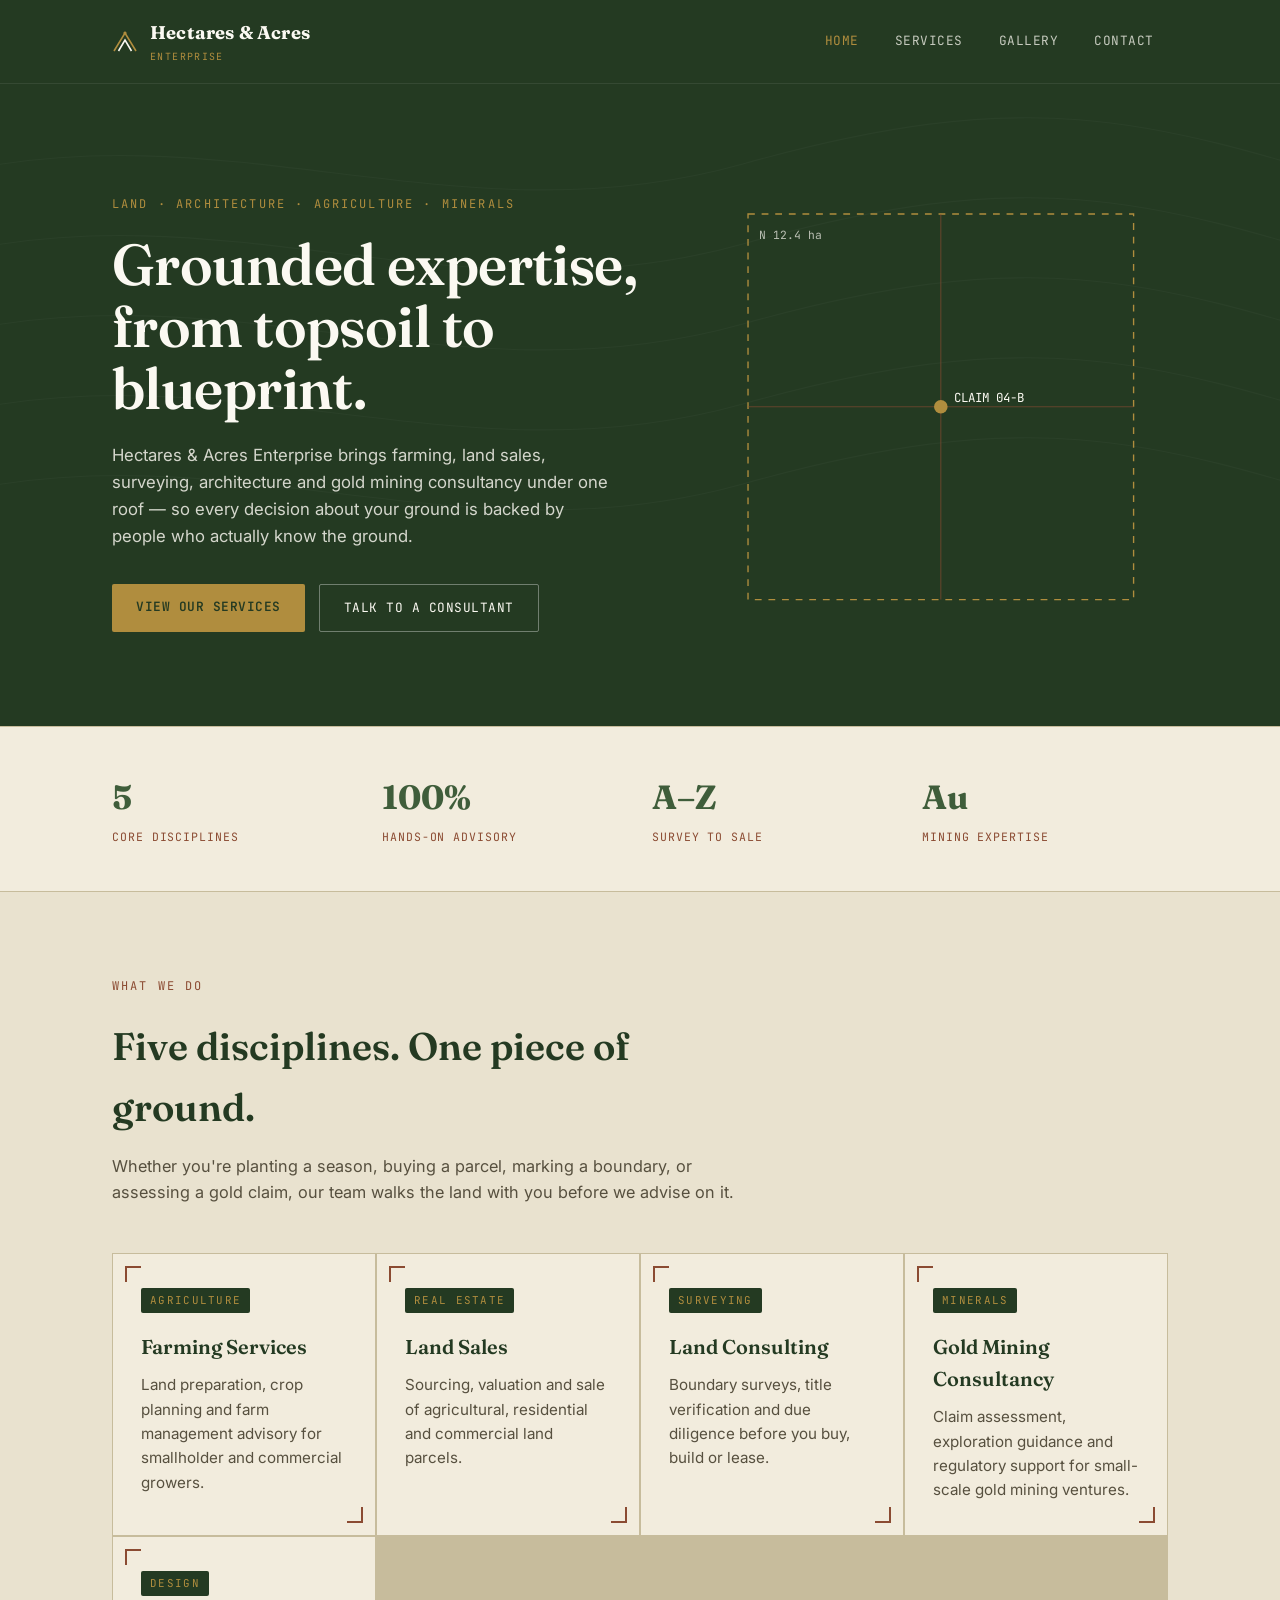
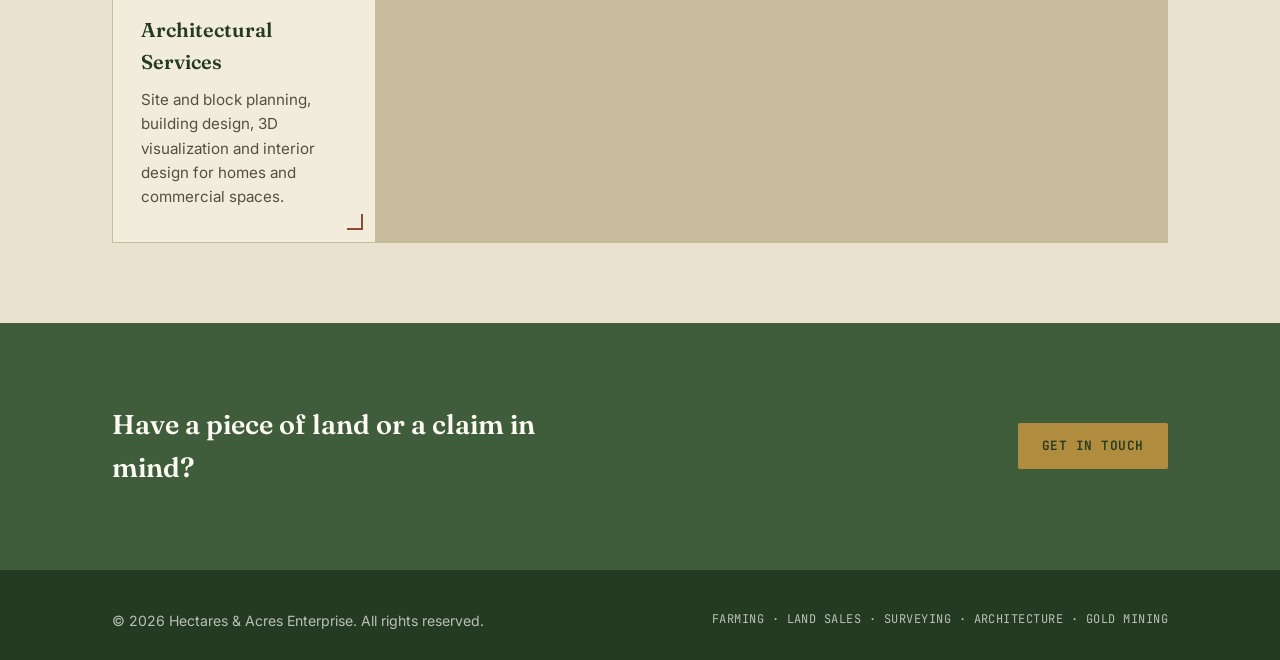
<file: index.html>
<!DOCTYPE html>
<html lang="en">
<head>
  <meta name="google-site-verification" content="jd5MtqoJeHRs-HR2gXWQ4XDW7mlXQ_7o6P2nmFL6o1I" />
<meta charset="UTF-8">
<meta name="viewport" content="width=device-width, initial-scale=1.0">
<title>Hectares & Acres Enterprise — Land, Farming & Mining Consultancy</title>
<link rel="stylesheet" href="style.css">
</head>
<body>

<header>
  <div class="nav">
    <a href="index.html" class="brand">
      <svg width="26" height="26" viewBox="0 0 26 26" fill="none">
        <path d="M2 22L13 4L24 22" stroke="#B08D3E" stroke-width="1.6"/>
        <path d="M6.5 22L13 11L19.5 22" stroke="#FBF9F2" stroke-width="1.6"/>
        <circle cx="13" cy="4" r="1.6" fill="#B08D3E"/>
      </svg>
      <span>Hectares &amp; Acres<span class="sub">Enterprise</span></span>
    </a>
    <button class="menu-toggle" aria-label="Toggle navigation">Menu</button>
    <nav class="links">
      <a href="index.html" class="active">Home</a>
      <a href="services.html">Services</a>
      <a href="gallery.html">Gallery</a>
      <a href="contact.html">Contact</a>
    </nav>
  </div>
</header>

<section class="hero">
  <svg class="contour-field" viewBox="0 0 1120 560" preserveAspectRatio="none">
    <g fill="none" stroke="#FBF9F2" stroke-opacity="0.06" stroke-width="1">
      <path d="M-50,80 C 200,20 400,140 650,70 S 1000,30 1200,90"/>
      <path d="M-50,150 C 200,90 400,210 650,140 S 1000,100 1200,160"/>
      <path d="M-50,220 C 200,160 400,280 650,210 S 1000,170 1200,230"/>
      <path d="M-50,290 C 200,230 400,350 650,280 S 1000,240 1200,300"/>
      <path d="M-50,360 C 200,300 400,420 650,350 S 1000,310 1200,370"/>
    </g>
  </svg>
  <div class="wrap">
    <div>
      <span class="eyebrow">Land · Architecture · Agriculture · Minerals</span>
      <h1>Grounded expertise, from topsoil to blueprint.</h1>
      <p class="lede">Hectares &amp; Acres Enterprise brings farming, land sales, surveying, architecture and gold mining consultancy under one roof — so every decision about your ground is backed by people who actually know the ground.</p>
      <div class="hero-actions">
        <a href="services.html" class="btn btn-primary">View our services</a>
        <a href="contact.html" class="btn btn-ghost">Talk to a consultant</a>
      </div>
    </div>
    <div class="hero-plot" aria-hidden="true">
      <svg viewBox="0 0 400 400" width="100%" height="100%">
        <rect x="30" y="30" width="340" height="340" fill="none" stroke="#B08D3E" stroke-width="1.2" stroke-dasharray="6 6"/>
        <line x1="30" y1="200" x2="370" y2="200" stroke="#8B4B32" stroke-width="1" stroke-opacity="0.6"/>
        <line x1="200" y1="30" x2="200" y2="370" stroke="#8B4B32" stroke-width="1" stroke-opacity="0.6"/>
        <circle cx="200" cy="200" r="6" fill="#B08D3E"/>
        <text x="212" y="196" fill="#FBF9F2" font-family="JetBrains Mono, monospace" font-size="11">CLAIM 04-B</text>
        <text x="40" y="52" fill="#FBF9F2" font-family="JetBrains Mono, monospace" font-size="10" opacity="0.7">N 12.4 ha</text>
      </svg>
    </div>
  </div>
</section>

<div class="stat-strip">
  <div class="wrap">
    <div class="stat"><div class="num">5</div><div class="label">Core Disciplines</div></div>
    <div class="stat"><div class="num">100%</div><div class="label">Hands-On Advisory</div></div>
    <div class="stat"><div class="num">A–Z</div><div class="label">Survey To Sale</div></div>
    <div class="stat"><div class="num">Au</div><div class="label">Mining Expertise</div></div>
  </div>
</div>

<section>
  <div class="wrap">
    <div class="section-head">
      <span class="eyebrow">What we do</span>
      <h2>Five disciplines. One piece of ground.</h2>
      <p>Whether you're planting a season, buying a parcel, marking a boundary, or assessing a gold claim, our team walks the land with you before we advise on it.</p>
    </div>

    <div class="parcels">
      <div class="parcel">
        <span class="tag">Agriculture</span>
        <h3>Farming Services</h3>
        <p>Land preparation, crop planning and farm management advisory for smallholder and commercial growers.</p>
      </div>
      <div class="parcel">
        <span class="tag">Real Estate</span>
        <h3>Land Sales</h3>
        <p>Sourcing, valuation and sale of agricultural, residential and commercial land parcels.</p>
      </div>
      <div class="parcel">
        <span class="tag">Surveying</span>
        <h3>Land Consulting</h3>
        <p>Boundary surveys, title verification and due diligence before you buy, build or lease.</p>
      </div>
      <div class="parcel">
        <span class="tag">Minerals</span>
        <h3>Gold Mining Consultancy</h3>
        <p>Claim assessment, exploration guidance and regulatory support for small-scale gold mining ventures.</p>
      </div>
      <div class="parcel">
        <span class="tag">Design</span>
        <h3>Architectural Services</h3>
        <p>Site and block planning, building design, 3D visualization and interior design for homes and commercial spaces.</p>
      </div>
    </div>
  </div>
</section>

<section class="cta-band">
  <div class="wrap">
    <h2>Have a piece of land or a claim in mind?</h2>
    <a href="contact.html" class="btn btn-primary">Get in touch</a>
  </div>
</section>

<footer>
  <div class="wrap">
    <span>© 2026 Hectares &amp; Acres Enterprise. All rights reserved.</span>
    <span class="mono">FARMING · LAND SALES · SURVEYING · ARCHITECTURE · GOLD MINING</span>
  </div>
</footer>

<script src="script.js"></script>
</body>
</html>
</file>
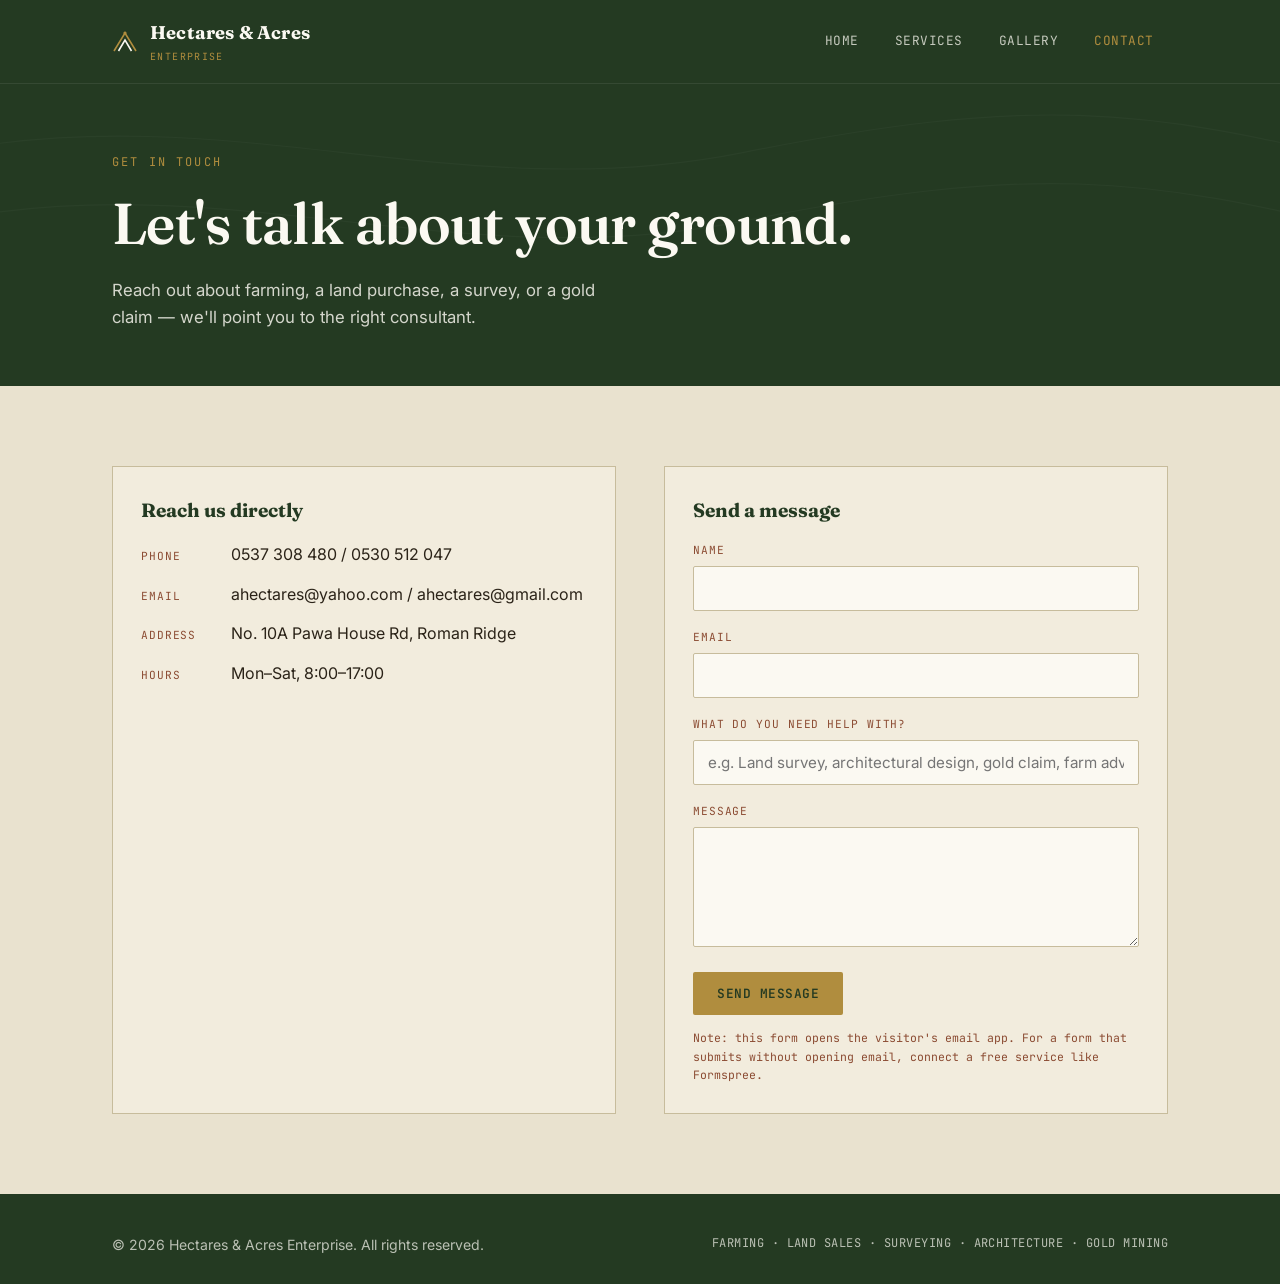
<file: contact.html>
<!DOCTYPE html>
<html lang="en">
<head>
<meta charset="UTF-8">
<meta name="viewport" content="width=device-width, initial-scale=1.0">
<title>Contact — Hectares & Acres Enterprise</title>
<link rel="stylesheet" href="style.css">
</head>
<body>

<header>
  <div class="nav">
    <a href="index.html" class="brand">
      <svg width="26" height="26" viewBox="0 0 26 26" fill="none">
        <path d="M2 22L13 4L24 22" stroke="#B08D3E" stroke-width="1.6"/>
        <path d="M6.5 22L13 11L19.5 22" stroke="#FBF9F2" stroke-width="1.6"/>
        <circle cx="13" cy="4" r="1.6" fill="#B08D3E"/>
      </svg>
      <span>Hectares &amp; Acres<span class="sub">Enterprise</span></span>
    </a>
    <button class="menu-toggle" aria-label="Toggle navigation">Menu</button>
    <nav class="links">
      <a href="index.html">Home</a>
      <a href="services.html">Services</a>
      <a href="gallery.html">Gallery</a>
      <a href="contact.html" class="active">Contact</a>
    </nav>
  </div>
</header>

<section class="hero" style="padding:64px 0 56px;">
  <svg class="contour-field" viewBox="0 0 1120 320" preserveAspectRatio="none">
    <g fill="none" stroke="#FBF9F2" stroke-opacity="0.06" stroke-width="1">
      <path d="M-50,60 C 200,10 400,110 650,60 S 1000,20 1200,70"/>
      <path d="M-50,120 C 200,70 400,170 650,120 S 1000,80 1200,130"/>
    </g>
  </svg>
  <div class="wrap" style="grid-template-columns:1fr;">
    <div>
      <span class="eyebrow">Get in touch</span>
      <h1 style="max-width:20ch;">Let's talk about your ground.</h1>
      <p class="lede">Reach out about farming, a land purchase, a survey, or a gold claim — we'll point you to the right consultant.</p>
    </div>
  </div>
</section>

<section>
  <div class="wrap contact-grid">

    <div class="contact-card">
      <h3>Reach us directly</h3>
      <div class="field-row"><span class="k">Phone</span><span class="v">0537 308 480 / 0530 512 047</span></div>
      <div class="field-row"><span class="k">Email</span><span class="v">ahectares@yahoo.com / ahectares@gmail.com</span></div>
      <div class="field-row"><span class="k">Address</span><span class="v">No. 10A Pawa House Rd, Roman Ridge</span></div>
      <div class="field-row"><span class="k">Hours</span><span class="v">Mon–Sat, 8:00–17:00</span></div>
    </div>

    <div class="contact-card">
      <h3>Send a message</h3>
      <form class="contact-form" action="mailto:ahectares@gmail.com" method="post" enctype="text/plain">
        <label for="name">Name</label>
        <input type="text" id="name" name="name" required>

        <label for="email">Email</label>
        <input type="email" id="email" name="email" required>

        <label for="service">What do you need help with?</label>
        <input type="text" id="service" name="service" placeholder="e.g. Land survey, architectural design, gold claim, farm advisory">

        <label for="message">Message</label>
        <textarea id="message" name="message" required></textarea>

        <button type="submit" class="btn btn-primary" style="border:none; cursor:pointer;">Send message</button>
      </form>
      <p style="margin-top:14px; font-family:var(--mono); font-size:0.72rem; color:var(--clay);">
        Note: this form opens the visitor's email app. For a form that submits without opening email, connect a free service like Formspree.
      </p>
    </div>

  </div>
</section>

<footer>
  <div class="wrap">
    <span>© 2026 Hectares &amp; Acres Enterprise. All rights reserved.</span>
    <span class="mono">FARMING · LAND SALES · SURVEYING · ARCHITECTURE · GOLD MINING</span>
  </div>
</footer>

<script src="script.js"></script>
</body>
</html>
</file>
<file: style.css>
/* ===========================================================
   Hectares & Acres Enterprise — shared stylesheet
   Palette: soil ink, moss green, deep pine, ochre gold, clay rust
   =========================================================== */

@import url('https://fonts.googleapis.com/css2?family=Fraunces:opsz,wght@9..144,500;9..144,600;9..144,700;9..144,900&family=Inter:wght@400;500;600&family=JetBrains+Mono:wght@400;500&display=swap');

:root{
  --bg:#E9E2CF;
  --bg-soft:#F2ECDD;
  --ink:#2B2318;
  --green:#3F5D3A;
  --green-deep:#243A22;
  --gold:#B08D3E;
  --clay:#8B4B32;
  --line:#C7BC9C;
  --white:#FBF9F2;

  --display: 'Fraunces', serif;
  --body: 'Inter', sans-serif;
  --mono: 'JetBrains Mono', monospace;
}

*{ box-sizing:border-box; margin:0; padding:0; }

html{ scroll-behavior:smooth; }

body{
  background:var(--bg);
  color:var(--ink);
  font-family:var(--body);
  line-height:1.6;
  -webkit-font-smoothing:antialiased;
}

a{ color:inherit; text-decoration:none; }

img{ max-width:100%; display:block; }

.wrap{
  max-width:1120px;
  margin:0 auto;
  padding:0 32px;
}

/* ---------- Topographic contour signature (SVG background) ---------- */
.contour-field{
  position:absolute;
  inset:0;
  z-index:0;
  opacity:0.5;
  pointer-events:none;
}

/* ---------- Header / nav ---------- */
header{
  position:sticky;
  top:0;
  z-index:50;
  background:var(--green-deep);
  border-bottom:1px solid rgba(255,255,255,0.08);
}

.nav{
  display:flex;
  align-items:center;
  justify-content:space-between;
  padding:18px 32px;
  max-width:1120px;
  margin:0 auto;
}

.brand{
  display:flex;
  align-items:center;
  gap:12px;
  color:var(--white);
  font-family:var(--display);
  font-weight:700;
  font-size:1.15rem;
  letter-spacing:0.01em;
}

.brand svg{ flex-shrink:0; }

.brand .sub{
  display:block;
  font-family:var(--mono);
  font-size:0.62rem;
  font-weight:400;
  letter-spacing:0.14em;
  color:var(--gold);
  text-transform:uppercase;
  margin-top:2px;
}

nav.links{
  display:flex;
  gap:8px;
  font-family:var(--mono);
  font-size:0.8rem;
  letter-spacing:0.04em;
  text-transform:uppercase;
}

nav.links a{
  color:rgba(251,249,242,0.75);
  padding:8px 14px;
  border-radius:2px;
  transition:color .2s ease, background .2s ease;
}

nav.links a:hover,
nav.links a:focus-visible{
  color:var(--white);
  background:rgba(255,255,255,0.08);
  outline:none;
}

nav.links a.active{
  color:var(--gold);
}

.menu-toggle{
  display:none;
  background:none;
  border:1px solid rgba(255,255,255,0.3);
  color:var(--white);
  padding:8px 12px;
  font-family:var(--mono);
  font-size:0.75rem;
  cursor:pointer;
  border-radius:2px;
}

@media (max-width:760px){
  nav.links{
    position:absolute;
    top:100%;
    left:0;
    right:0;
    background:var(--green-deep);
    flex-direction:column;
    padding:8px 32px 20px;
    display:none;
  }
  nav.links.open{ display:flex; }
  .menu-toggle{ display:block; }
}

/* ---------- Hero ---------- */
.hero{
  position:relative;
  overflow:hidden;
  background:var(--green-deep);
  color:var(--white);
  padding:96px 0 84px;
}

.hero .wrap{
  position:relative;
  z-index:2;
  display:grid;
  grid-template-columns:1.1fr 0.9fr;
  gap:48px;
  align-items:center;
}

.eyebrow{
  font-family:var(--mono);
  font-size:0.75rem;
  letter-spacing:0.18em;
  text-transform:uppercase;
  color:var(--gold);
  display:inline-block;
  margin-bottom:20px;
}

.hero h1{
  font-family:var(--display);
  font-weight:600;
  font-size:clamp(2.4rem, 4.5vw, 3.6rem);
  line-height:1.08;
  letter-spacing:-0.01em;
  max-width:14ch;
}

.hero p.lede{
  margin-top:22px;
  font-size:1.05rem;
  color:rgba(251,249,242,0.82);
  max-width:46ch;
}

.hero-actions{
  margin-top:34px;
  display:flex;
  gap:14px;
  flex-wrap:wrap;
}

.btn{
  display:inline-block;
  font-family:var(--mono);
  font-size:0.8rem;
  letter-spacing:0.04em;
  text-transform:uppercase;
  padding:13px 24px;
  border-radius:2px;
  transition:transform .18s ease, background .18s ease, color .18s ease;
}

.btn-primary{
  background:var(--gold);
  color:var(--green-deep);
  font-weight:600;
}
.btn-primary:hover{ transform:translateY(-2px); background:#c29e4b; }

.btn-ghost{
  border:1px solid rgba(255,255,255,0.35);
  color:var(--white);
}
.btn-ghost:hover{ background:rgba(255,255,255,0.1); }

.hero-plot{
  position:relative;
  aspect-ratio:1/1;
}

/* ---------- Section basics ---------- */
section{ padding:80px 0; }
.section-tight{ padding:56px 0; }

.section-head{
  max-width:640px;
  margin-bottom:48px;
}

.section-head .eyebrow{ color:var(--clay); }
.section-head h2{
  font-family:var(--display);
  font-weight:600;
  font-size:clamp(1.8rem, 3vw, 2.4rem);
  color:var(--green-deep);
}
.section-head p{
  margin-top:14px;
  color:#57503f;
  font-size:1.02rem;
}

/* ---------- Pillars / service parcels ---------- */
.parcels{
  display:grid;
  grid-template-columns:repeat(auto-fit, minmax(240px,1fr));
  gap:2px;
  background:var(--line);
  border:1px solid var(--line);
}

.parcel{
  position:relative;
  background:var(--bg-soft);
  padding:32px 28px;
}

.parcel::before,
.parcel::after{
  content:'';
  position:absolute;
  width:14px;
  height:14px;
  border-top:2px solid var(--clay);
  border-left:2px solid var(--clay);
  top:12px;
  left:12px;
}
.parcel::after{
  top:auto; left:auto;
  bottom:12px; right:12px;
  border-top:none; border-left:none;
  border-bottom:2px solid var(--clay);
  border-right:2px solid var(--clay);
}

.parcel .tag{
  font-family:var(--mono);
  font-size:0.68rem;
  letter-spacing:0.12em;
  text-transform:uppercase;
  color:var(--gold);
  background:var(--green-deep);
  display:inline-block;
  padding:4px 9px;
  border-radius:2px;
  margin-bottom:18px;
}

.parcel h3{
  font-family:var(--display);
  font-size:1.25rem;
  font-weight:600;
  color:var(--green-deep);
  margin-bottom:10px;
}

.parcel p{ color:#57503f; font-size:0.95rem; }

/* ---------- Stat strip ---------- */
.stat-strip{
  background:var(--bg-soft);
  border-top:1px solid var(--line);
  border-bottom:1px solid var(--line);
}
.stat-strip .wrap{
  display:grid;
  grid-template-columns:repeat(auto-fit,minmax(160px,1fr));
  gap:24px;
  padding:44px 32px;
}
.stat{ text-align:left; }
.stat .num{
  font-family:var(--display);
  font-size:2.1rem;
  font-weight:700;
  color:var(--green);
}
.stat .label{
  font-family:var(--mono);
  font-size:0.72rem;
  letter-spacing:0.08em;
  text-transform:uppercase;
  color:var(--clay);
  margin-top:4px;
}

/* ---------- CTA band ---------- */
.cta-band{
  background:var(--green);
  color:var(--white);
  text-align:left;
}
.cta-band .wrap{
  display:flex;
  align-items:center;
  justify-content:space-between;
  flex-wrap:wrap;
  gap:20px;
}
.cta-band h2{
  font-family:var(--display);
  font-size:1.7rem;
  font-weight:600;
  max-width:24ch;
}

/* ---------- Footer ---------- */
footer{
  background:var(--green-deep);
  color:rgba(251,249,242,0.7);
  padding:40px 0 28px;
  font-size:0.88rem;
}
footer .wrap{
  display:flex;
  justify-content:space-between;
  flex-wrap:wrap;
  gap:16px;
}
footer .mono{ font-family:var(--mono); font-size:0.75rem; letter-spacing:0.04em; }

/* ---------- Services page ---------- */
.service-detail{
  display:grid;
  grid-template-columns:0.9fr 1.1fr;
  gap:40px;
  padding:44px 0;
  border-bottom:1px solid var(--line);
  align-items:start;
}
.service-detail:last-child{ border-bottom:none; }
.service-detail .tag{
  font-family:var(--mono);
  font-size:0.7rem;
  letter-spacing:0.1em;
  text-transform:uppercase;
  color:var(--clay);
}
.service-detail h3{
  font-family:var(--display);
  font-size:1.6rem;
  font-weight:600;
  color:var(--green-deep);
  margin-top:8px;
}
.service-detail ul{
  margin-top:16px;
  padding-left:18px;
  color:#57503f;
}
.service-detail ul li{ margin-bottom:6px; }
.service-detail p{ color:#57503f; }

@media (max-width:760px){
  .service-detail{ grid-template-columns:1fr; }
  .hero .wrap{ grid-template-columns:1fr; }
  .hero-plot{ display:none; }
}

/* ---------- Gallery ---------- */
.gallery-grid{
  display:grid;
  grid-template-columns:repeat(auto-fit,minmax(230px,1fr));
  gap:20px;
}
.plate{
  position:relative;
  border:1px solid var(--line);
  background:var(--bg-soft);
  overflow:hidden;
}
.plate .frame{
  aspect-ratio:4/3;
  overflow:hidden;
}
.plate img{
  width:100%;
  height:100%;
  object-fit:cover;
  display:block;
  transition:transform .35s ease;
}
.plate:hover img{ transform:scale(1.04); }
.plate .cap{
  font-family:var(--mono);
  font-size:0.7rem;
  letter-spacing:0.06em;
  text-transform:uppercase;
  color:var(--clay);
  background:var(--bg-soft);
  padding:10px 14px;
  border-top:1px solid var(--line);
  display:block;
  text-align:left;
}
.gallery-note{
  margin-top:28px;
  font-family:var(--mono);
  font-size:0.8rem;
  color:var(--clay);
  background:var(--bg-soft);
  border-left:3px solid var(--gold);
  padding:14px 18px;
}

/* ---------- Contact page ---------- */
.contact-grid{
  display:grid;
  grid-template-columns:1fr 1fr;
  gap:48px;
}
.contact-card{
  background:var(--bg-soft);
  border:1px solid var(--line);
  padding:28px;
}
.contact-card h3{
  font-family:var(--display);
  color:var(--green-deep);
  font-size:1.2rem;
  margin-bottom:16px;
}
.field-row{ margin-bottom:14px; display:flex; gap:10px; align-items:baseline; }
.field-row .k{
  font-family:var(--mono);
  font-size:0.7rem;
  text-transform:uppercase;
  letter-spacing:0.08em;
  color:var(--clay);
  width:80px;
  flex-shrink:0;
}
.field-row .v{ color:var(--ink); }

form.contact-form label{
  display:block;
  font-family:var(--mono);
  font-size:0.7rem;
  letter-spacing:0.08em;
  text-transform:uppercase;
  color:var(--clay);
  margin-bottom:6px;
}
form.contact-form input,
form.contact-form textarea{
  width:100%;
  font-family:var(--body);
  font-size:0.95rem;
  padding:12px 14px;
  border:1px solid var(--line);
  background:var(--white);
  color:var(--ink);
  margin-bottom:18px;
  border-radius:2px;
}
form.contact-form input:focus,
form.contact-form textarea:focus{
  outline:2px solid var(--gold);
  outline-offset:1px;
}
form.contact-form textarea{ min-height:120px; resize:vertical; }

@media (max-width:760px){
  .contact-grid{ grid-template-columns:1fr; }
}

/* Reduced motion */
@media (prefers-reduced-motion: reduce){
  html{ scroll-behavior:auto; }
  .btn-primary:hover{ transform:none; }
}
</file>
